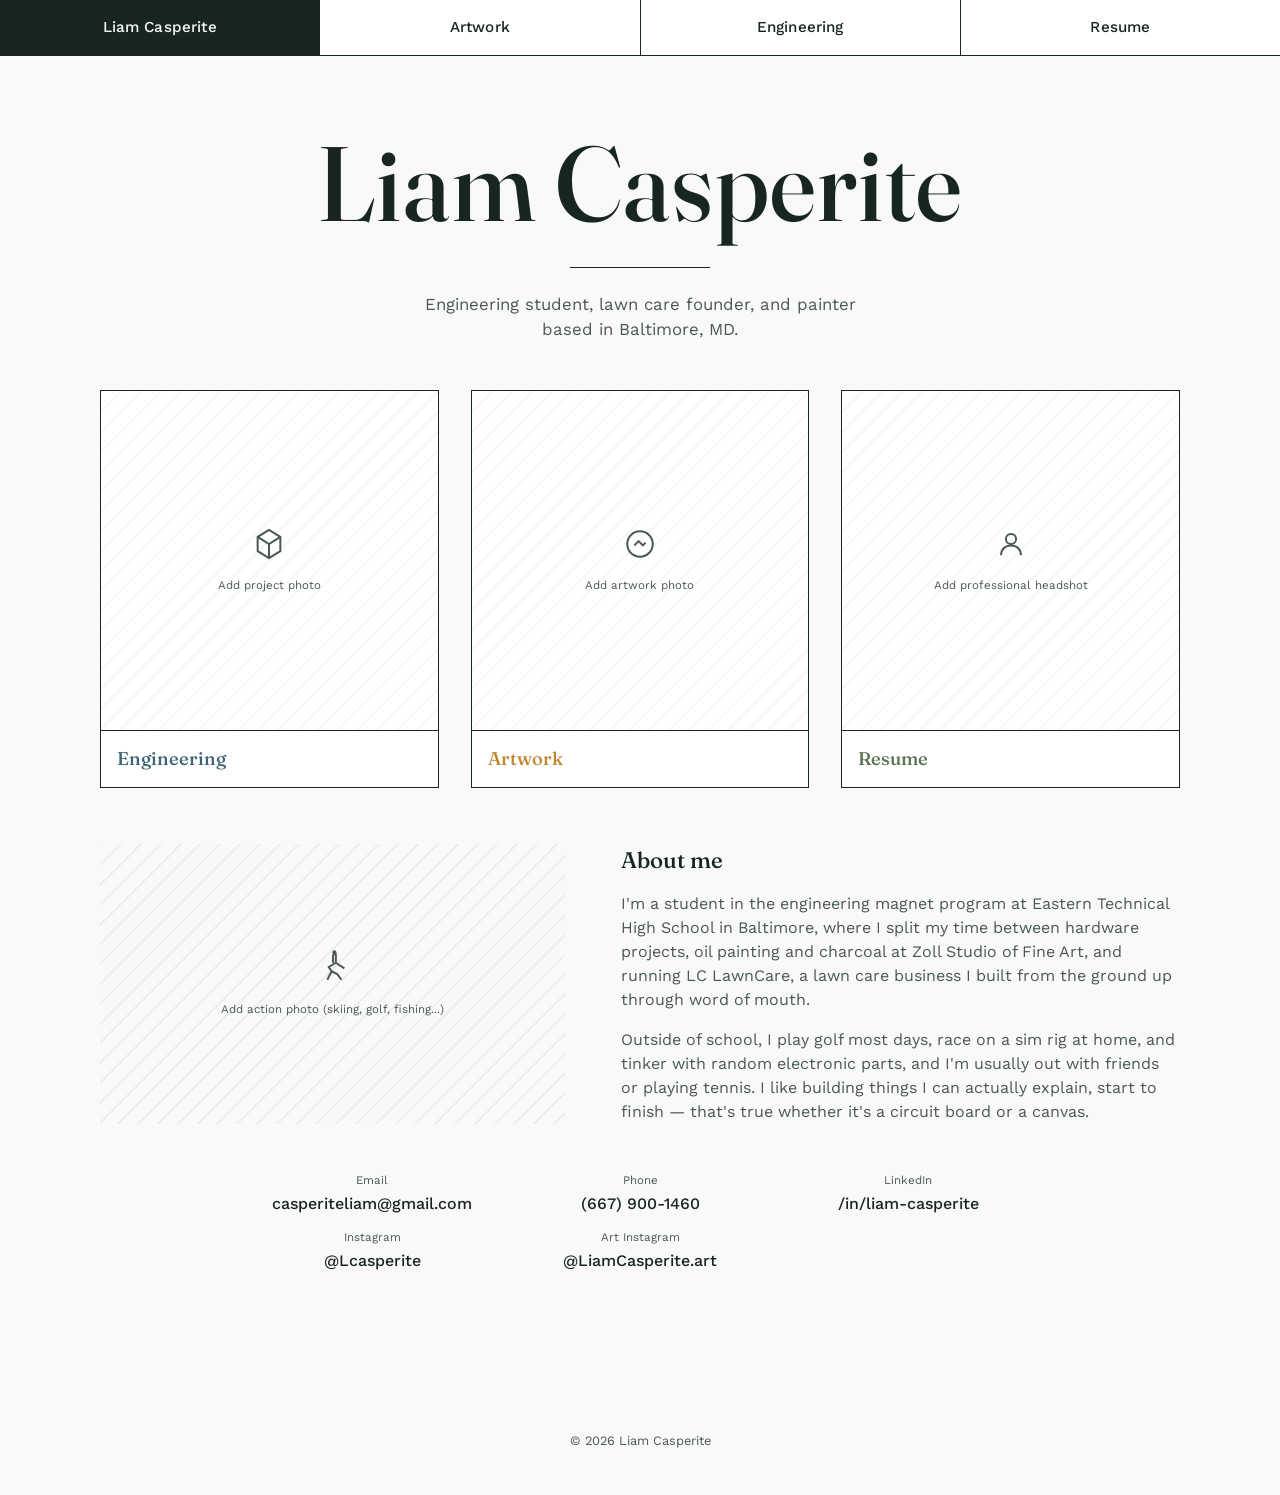
<file: index.html>
<!DOCTYPE html>
<html lang="en">

<head>
  <meta charset="UTF-8">
  <meta name="viewport" content="width=device-width, initial-scale=1.0">
  <title>Liam Casperite</title>
  <link rel="preconnect" href="https://fonts.googleapis.com">
  <link rel="preconnect" href="https://fonts.gstatic.com" crossorigin>
  <link
    href="https://fonts.googleapis.com/css2?family=Fraunces:ital,opsz,wght@0,9..144,400;0,9..144,500;0,9..144,600;1,9..144,500&family=Work+Sans:wght@400;500;600&display=swap"
    rel="stylesheet">
  <link rel="stylesheet" href="styles.css">
</head>

<body>

  <!-- ===================== TOP NAV ===================== -->
  <nav class="topnav">
    <a href="index.html" class="nav-btn nav-btn--current">Liam Casperite</a>
    <a href="artwork.html" class="nav-btn">Artwork</a>
    <a href="engineering.html" class="nav-btn">Engineering</a>
    <a href="resume.html" class="nav-btn">Resume</a>
  </nav>

  <main>

    <!-- ===================== HERO / NAME ===================== -->
    <header class="hero">
      <h1 class="signature">Liam Casperite</h1>
      <hr class="hero-rule">
      <!-- PLACEHOLDER: swap this line for your own one-sentence pitch -->
      <p class="tagline">Engineering student, lawn care founder, and painter based in Baltimore,&nbsp;MD.</p>
    </header>

    <!-- ===================== PORTFOLIO GRID (3 CARDS) ===================== -->
    <section class="portfolio-grid">

      <a href="engineering.html" class="port-card">
        <div class="port-image">
          <!-- PLACEHOLDER: replace with a real engineering/project photo -->
          <span class="placeholder-icon" aria-hidden="true">
            <svg viewBox="0 0 24 24" width="24" height="24">
              <path d="M12 2 L4 7 V17 L12 22 L20 17 V7 Z" fill="none" stroke="currentColor" stroke-width="1.4" />
              <path d="M4 7 L12 12 L20 7 M12 12 V22" fill="none" stroke="currentColor" stroke-width="1.4" />
            </svg>
          </span>
          <span class="placeholder-caption">Add project photo</span>
        </div>
        <div class="port-label">Engineering</div>
      </a>

      <a href="artwork.html" class="port-card">
        <div class="port-image">
          <!-- PLACEHOLDER: replace with a real artwork photo -->
          <span class="placeholder-icon" aria-hidden="true">
            <svg viewBox="0 0 24 24" width="24" height="24">
              <circle cx="12" cy="12" r="9" fill="none" stroke="currentColor" stroke-width="1.4" />
              <path d="M8 13 L11 10 L14 13 L16 11" fill="none" stroke="currentColor" stroke-width="1.4" />
            </svg>
          </span>
          <span class="placeholder-caption">Add artwork photo</span>
        </div>
        <div class="port-label">Artwork</div>
      </a>

      <a href="resume.html" class="port-card">
        <div class="port-image">
          <!-- PLACEHOLDER: replace with your professional headshot -->
          <span class="placeholder-icon" aria-hidden="true">
            <svg viewBox="0 0 24 24" width="24" height="24">
              <circle cx="12" cy="8.5" r="3.6" fill="none" stroke="currentColor" stroke-width="1.4" />
              <path d="M5 20 C5 15.5 8 13 12 13 C16 13 19 15.5 19 20" fill="none" stroke="currentColor"
                stroke-width="1.4" />
            </svg>
          </span>
          <span class="placeholder-caption">Add professional headshot</span>
        </div>
        <div class="port-label">Resume</div>
      </a>

    </section>

    <!-- ===================== PERSONAL ROW (PHOTO + ABOUT) ===================== -->
    <section class="personal-grid">

      <div class="personal-photo">
        <!-- PLACEHOLDER: replace with a photo of you skiing / doing something outdoors -->
        <span class="placeholder-icon" aria-hidden="true">
          <svg viewBox="0 0 24 24" width="24" height="24">
            <path d="M12 3 L14 3 L14 9 M12 3 L12 9" fill="none" stroke="currentColor" stroke-width="1.4" />
            <circle cx="13" cy="1.6" r="1.4" fill="currentColor" />
            <path d="M14 9 L20 13 M14 9 L9 12 L11 15 L8 21 M11 15 L15 17 L18 21" fill="none" stroke="currentColor"
              stroke-width="1.4" />
          </svg>
        </span>
        <span class="placeholder-caption">Add action photo (skiing, golf, fishing...)</span>
      </div>

      <div class="about-card">
        <h2>About me</h2>
        <!-- PLACEHOLDER: draft copy below, edit freely -->
        <p>I'm a student in the engineering magnet program at Eastern Technical High School in Baltimore, where I split
          my time between hardware projects, oil painting and charcoal at Zoll Studio of Fine Art, and running LC
          LawnCare, a lawn care business I built from the ground up through word of mouth.</p>
        <p>Outside of school, I play golf most days, race on a sim rig at home, and tinker with random electronic parts,
          and I'm usually out with friends or playing tennis. I like building things I can actually explain, start to
          finish &mdash; that's true whether it's a circuit board or a canvas.</p>
      </div>

    </section>
    <br>
    <br>
    <!-- ===================== CONTACT / INTRO CARD ===================== -->
    <section class="intro-card">
      <ul class="contact-list">
        <!-- PLACEHOLDER: replace every value below with your real info -->
        <li>
          <span class="contact-label">Email</span>
          <a href="mailto:liam@example.com">casperiteliam@gmail.com</a>
        </li>
        <li>
          <span class="contact-label">Phone</span>
          <a href="tel:+14105550123">(667) 900-1460</a>
        </li>
        <li>
          <span class="contact-label">LinkedIn</span>
          <a href="www.linkedin.com/in/liam-casperite-71b33b29b" target="_blank" rel="noopener">/in/liam-casperite</a>
        </li>
        <li>
          <span class="contact-label">Instagram</span>
          <a href="https://instagram.com/lcasperite" target="_blank" rel="noopener">@Lcasperite</a>
        </li>
        <li>
          <span class="contact-label">Art Instagram</span>
          <a href="https://instagram.com/liamcasperite.art" target="_blank" rel="noopener">@LiamCasperite.art</a>
        </li>
      </ul>
    </section>

  </main>

  <footer class="site-footer">
    <!-- PLACEHOLDER: update year/name as needed -->
    <p>&copy; 2026 Liam Casperite</p>
  </footer>

</body>

</html>
</file>
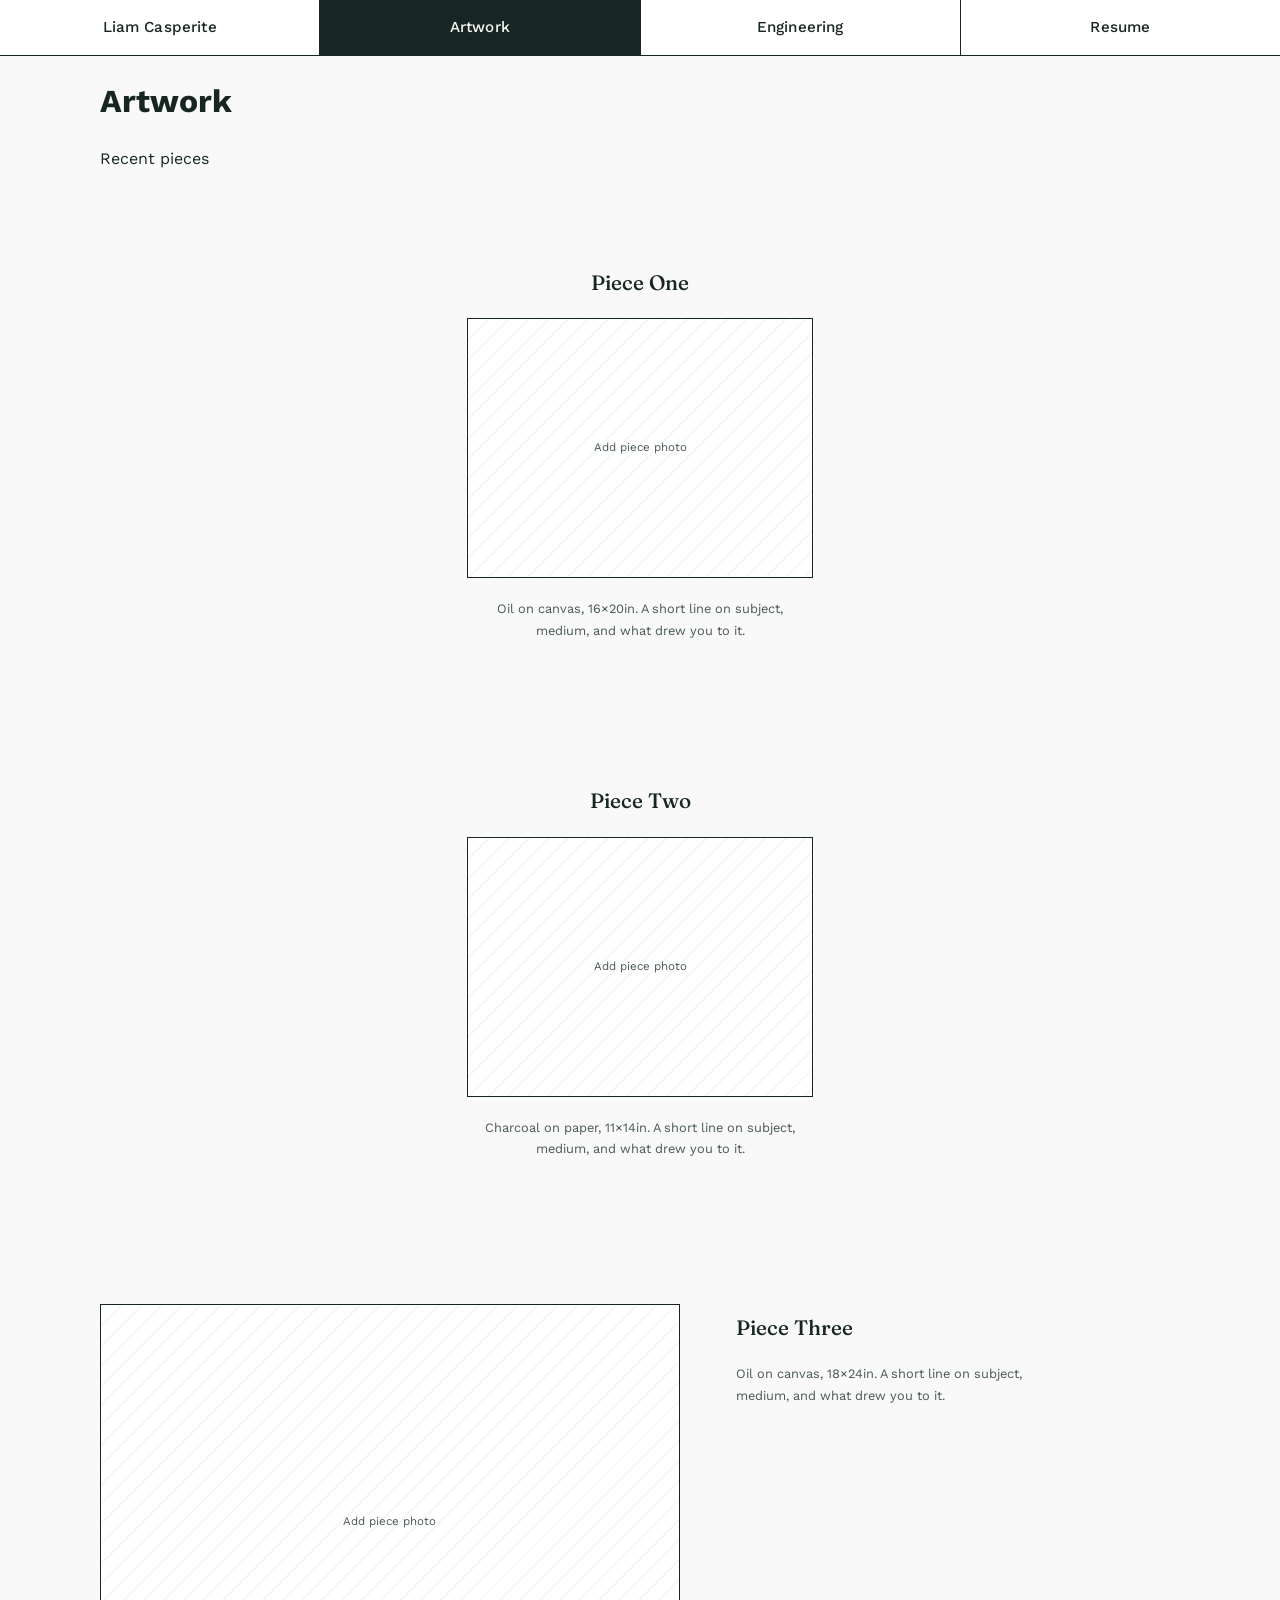
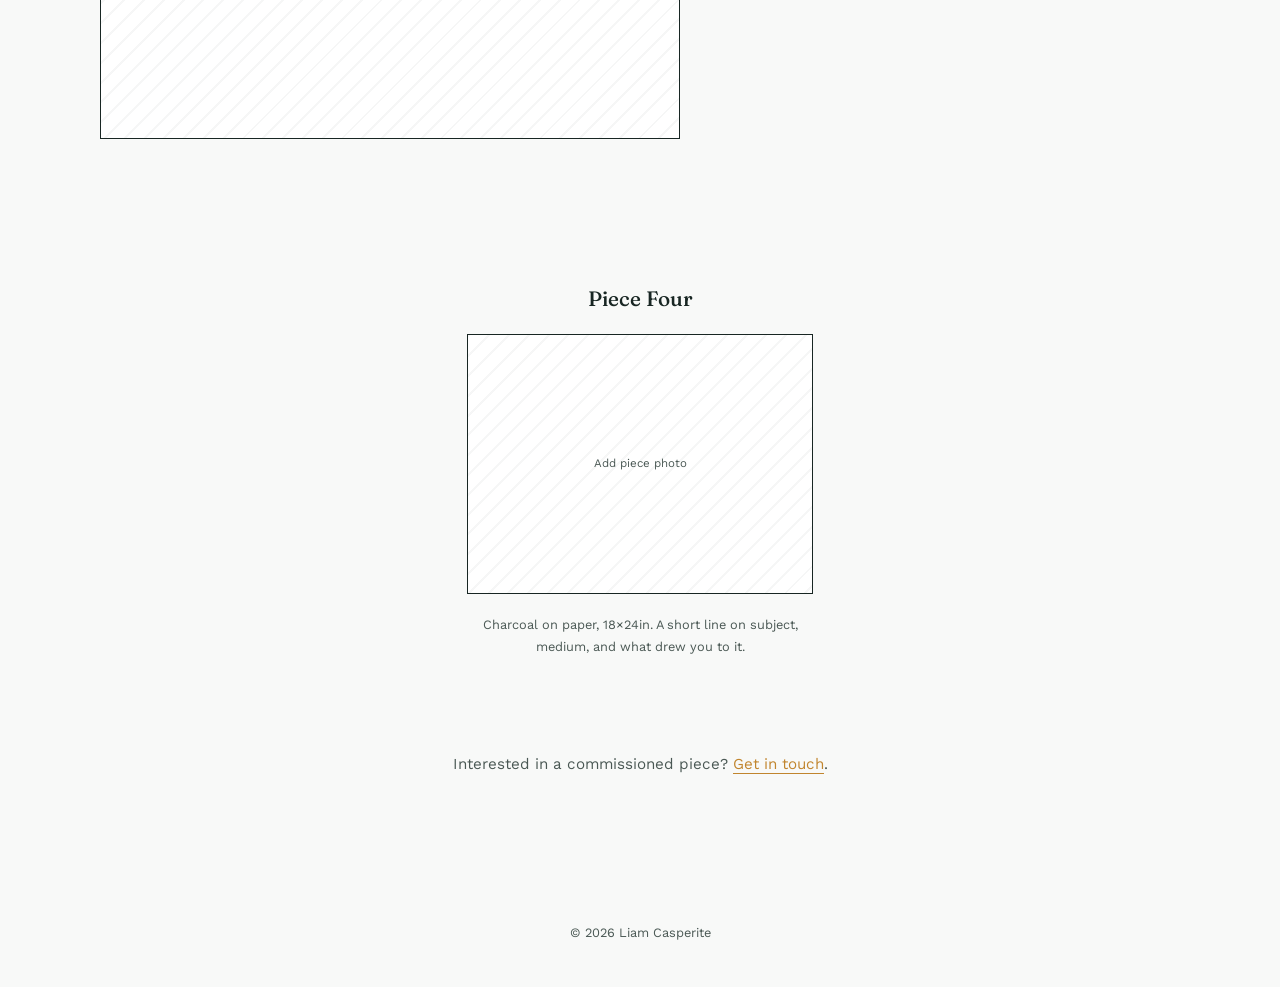
<file: artwork.html>
<!DOCTYPE html>
<html lang="en">
<head>
<meta charset="UTF-8">
<meta name="viewport" content="width=device-width, initial-scale=1.0">
<title>Artwork — Liam Casperite</title>
<link rel="preconnect" href="https://fonts.googleapis.com">
<link rel="preconnect" href="https://fonts.gstatic.com" crossorigin>
<link href="https://fonts.googleapis.com/css2?family=Fraunces:ital,opsz,wght@0,9..144,400;0,9..144,500;0,9..144,600;1,9..144,500&family=Work+Sans:wght@400;500;600&display=swap" rel="stylesheet">
<link rel="stylesheet" href="styles.css">
</head>
<body>

  <!-- ===================== TOP NAV ===================== -->
  <nav class="topnav">
    <a href="index.html" class="nav-btn">Liam Casperite</a>
    <a href="artwork.html" class="nav-btn nav-btn--current">Artwork</a>
    <a href="engineering.html" class="nav-btn">Engineering</a>
    <a href="resume.html" class="nav-btn">Resume</a>
  </nav>

  <main>

    <!-- ===================== GALLERY HEADER ===================== -->
    <header class="gallery-hero">
      <h1>Artwork</h1>
      <!-- PLACEHOLDER: edit subtitle -->
      <p class="gallery-subtitle">Recent pieces</p>
    </header>

    <!-- ===================== GALLERY ===================== -->
    <section class="gallery">

      <!-- Piece 1: title above / image / description below -->
      <article class="piece piece--stacked">
        <!-- PLACEHOLDER: edit title -->
        <h2 class="piece-title">Piece One</h2>
        <div class="piece-image">
          <!-- PLACEHOLDER: replace with a real photo of the piece -->
          <span class="placeholder-caption">Add piece photo</span>
        </div>
        <!-- PLACEHOLDER: edit description -->
        <p class="piece-desc">Oil on canvas, 16&times;20in. A short line on subject, medium, and what drew you to it.</p>
      </article>

      <!-- Piece 2: title above / image / description below -->
      <article class="piece piece--stacked">
        <!-- PLACEHOLDER: edit title -->
        <h2 class="piece-title">Piece Two</h2>
        <div class="piece-image">
          <!-- PLACEHOLDER: replace with a real photo of the piece -->
          <span class="placeholder-caption">Add piece photo</span>
        </div>
        <!-- PLACEHOLDER: edit description -->
        <p class="piece-desc">Charcoal on paper, 11&times;14in. A short line on subject, medium, and what drew you to it.</p>
      </article>

      <!-- Piece 3: image / caption side-by-side -->
      <article class="piece piece--side">
        <div class="piece-image">
          <!-- PLACEHOLDER: replace with a real photo of the piece -->
          <span class="placeholder-caption">Add piece photo</span>
        </div>
        <div class="piece-caption">
          <!-- PLACEHOLDER: edit title -->
          <h2 class="piece-title">Piece Three</h2>
          <!-- PLACEHOLDER: edit description -->
          <p class="piece-desc">Oil on canvas, 18&times;24in. A short line on subject, medium, and what drew you to it.</p>
        </div>
      </article>

      <!-- Piece 4: title above / large image / description below -->
      <article class="piece piece--stacked piece--wide">
        <!-- PLACEHOLDER: edit title -->
        <h2 class="piece-title">Piece Four</h2>
        <div class="piece-image">
          <!-- PLACEHOLDER: replace with a real photo of the piece -->
          <span class="placeholder-caption">Add piece photo</span>
        </div>
        <!-- PLACEHOLDER: edit description -->
        <p class="piece-desc">Charcoal on paper, 18&times;24in. A short line on subject, medium, and what drew you to it.</p>
      </article>

    </section>

    <!-- ===================== COMMISSION NOTE ===================== -->
    <section class="commission-note">
      <!-- PLACEHOLDER: edit this line -->
      <p>Interested in a commissioned piece? <a href="mailto:liam@example.com">Get in touch</a>.</p>
    </section>

  </main>

  <footer class="site-footer">
    <!-- PLACEHOLDER: update year/name as needed -->
    <p>&copy; 2026 Liam Casperite</p>
  </footer>

</body>
</html>
</file>
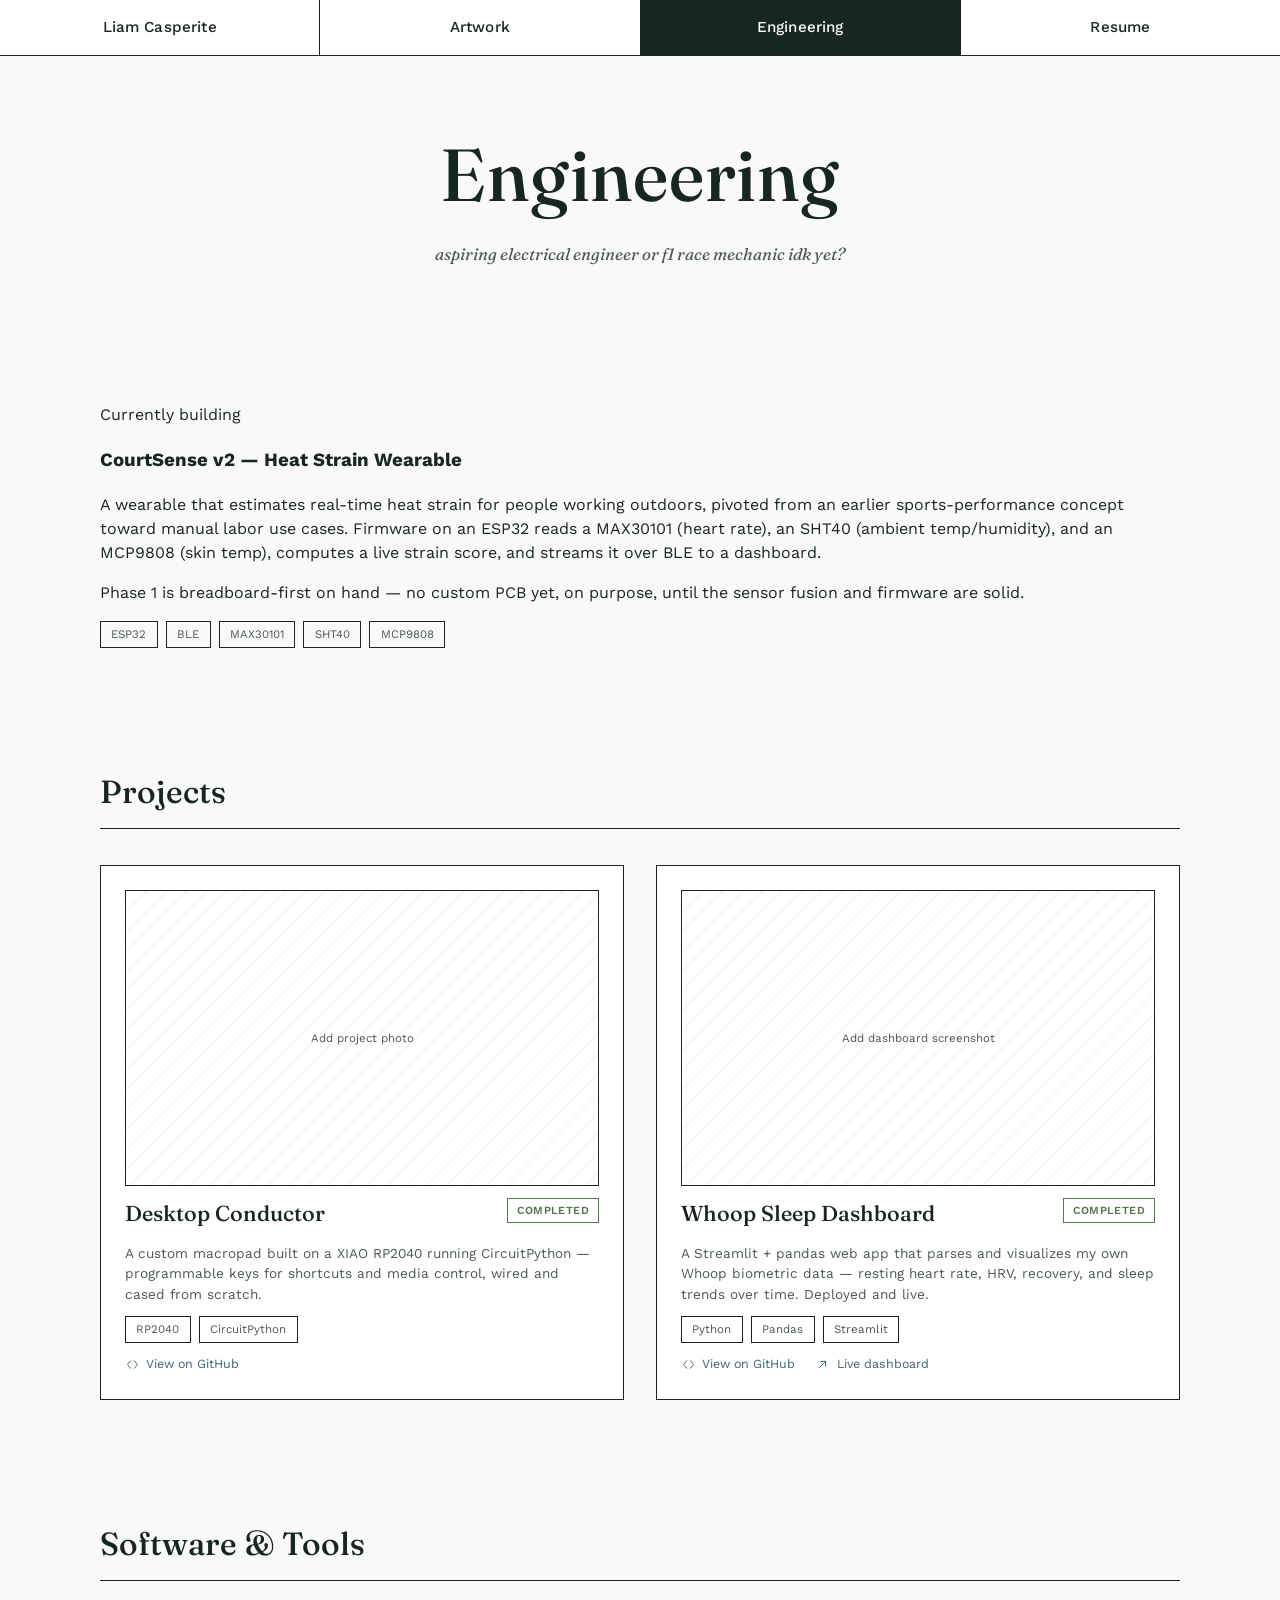
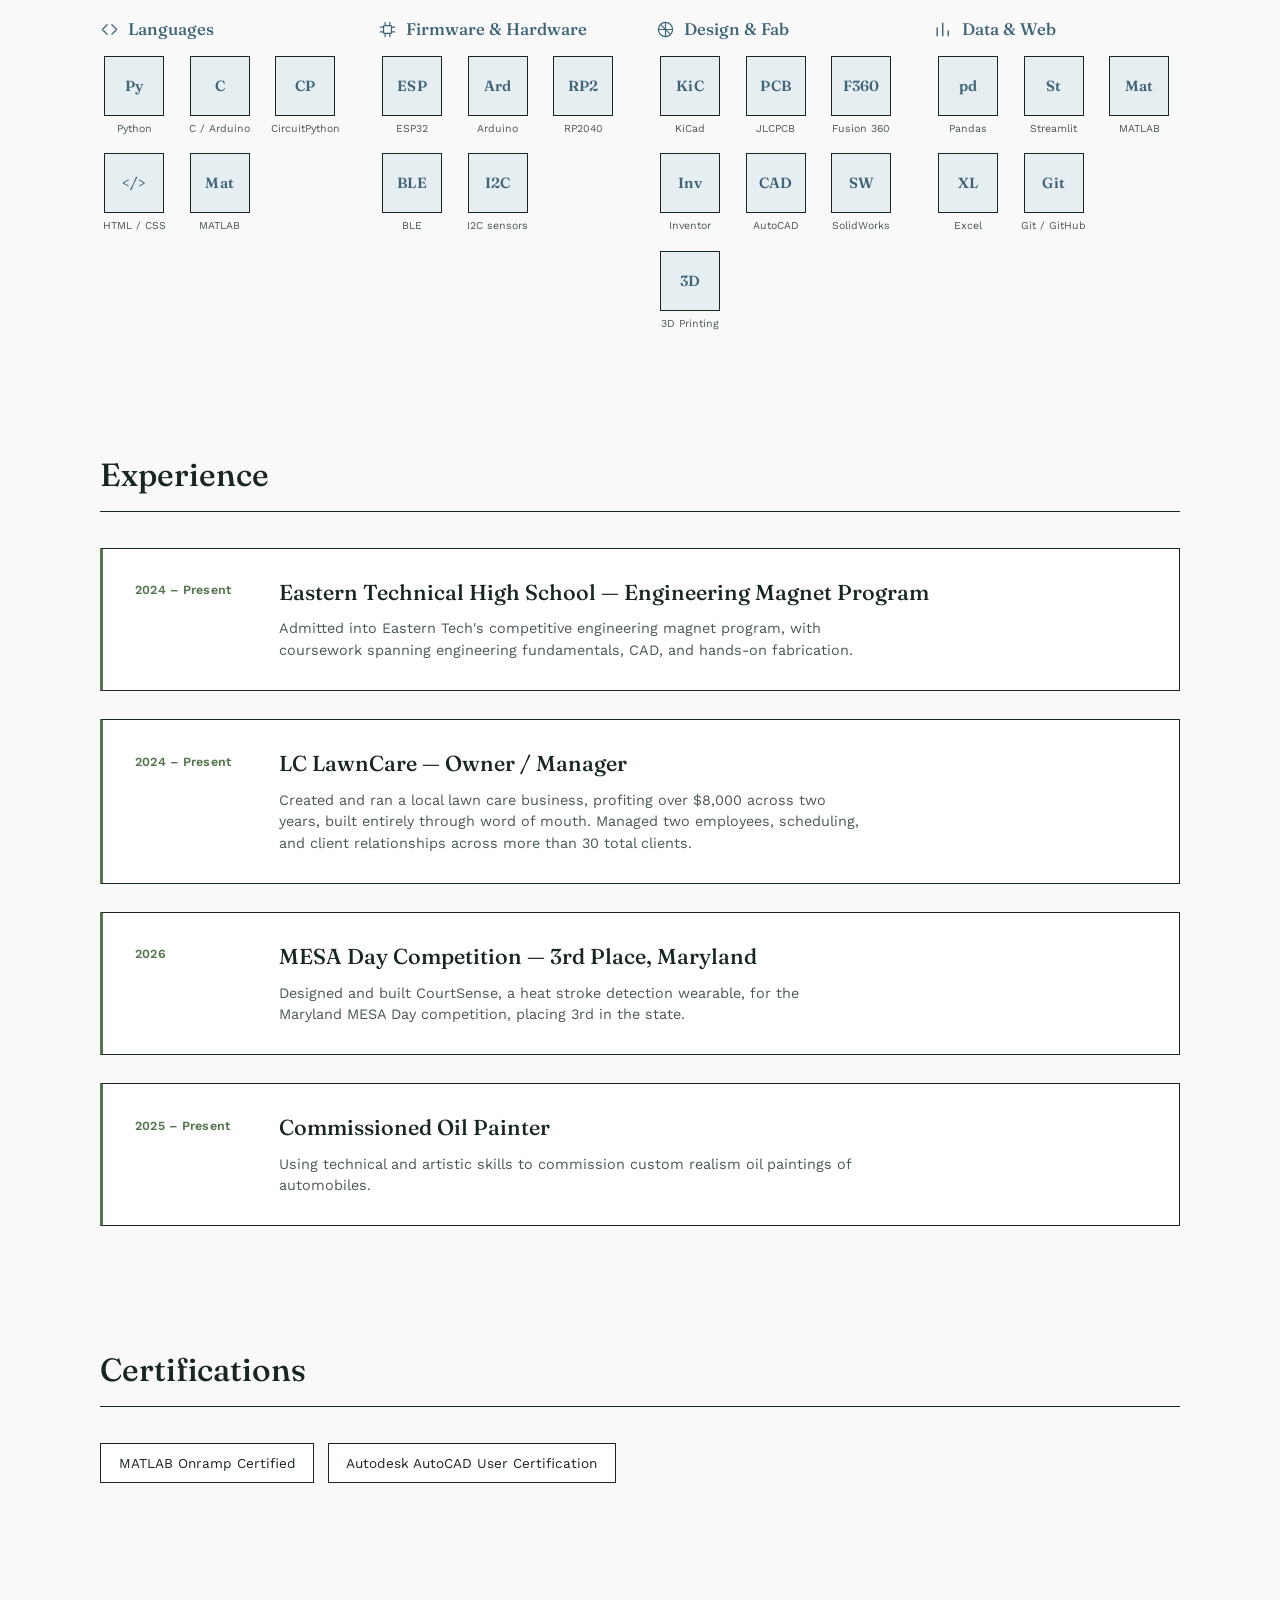
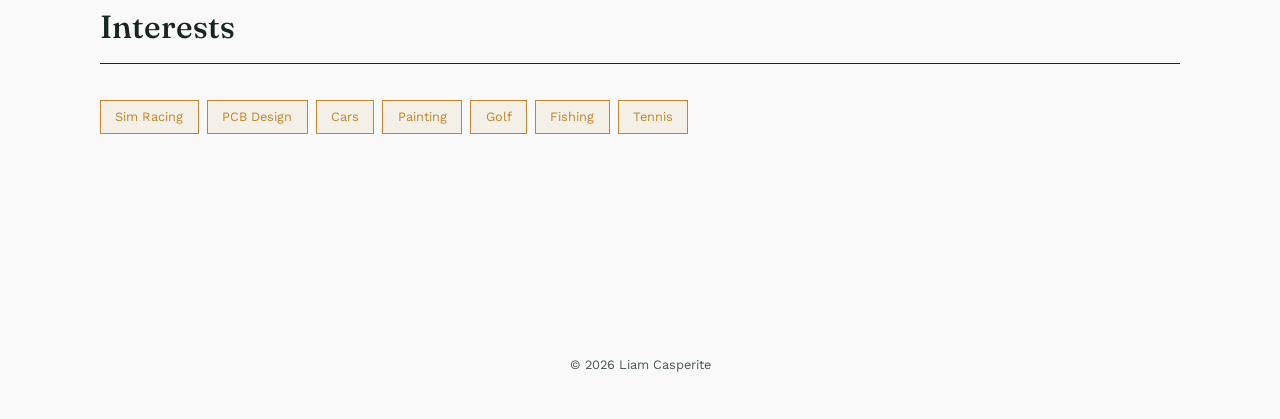
<file: engineering.html>
<!DOCTYPE html>
<html lang="en">

<head>
  <meta charset="UTF-8">
  <meta name="viewport" content="width=device-width, initial-scale=1.0">
  <title>Engineering — Liam Casperite</title>
  <link rel="preconnect" href="https://fonts.googleapis.com">
  <link rel="preconnect" href="https://fonts.gstatic.com" crossorigin>
  <link
    href="https://fonts.googleapis.com/css2?family=Fraunces:ital,opsz,wght@0,9..144,400;0,9..144,500;0,9..144,600;1,9..144,500&family=Work+Sans:wght@400;500;600&display=swap"
    rel="stylesheet">
  <link rel="stylesheet" href="styles.css">
</head>

<body>

  <!-- ===================== TOP NAV ===================== -->
  <nav class="topnav">
    <a href="index.html" class="nav-btn">Liam Casperite</a>
    <a href="artwork.html" class="nav-btn">Artwork</a>
    <a href="engineering.html" class="nav-btn nav-btn--current">Engineering</a>
    <a href="resume.html" class="nav-btn">Resume</a>
  </nav>

  <main>

    <!-- ===================== PAGE HEADER ===================== -->
    <header class="page-hero">
      <h1>Engineering</h1>
      <p class="page-subtitle">aspiring electrical engineer or f1 race mechanic idk yet?</p>
    </header>

    <!-- ===================== CURRENTLY BUILDING ===================== -->
    <section class="eng-section">
      <!-- <div class="building-card">
        <div class="building-image piece-image">
          
          <span class="placeholder-caption">Add build photo</span>
        </div>-->
        <div class="building-content">
          <p class="eyebrow">Currently building</p>
          <h3>CourtSense v2 — Heat Strain Wearable</h3>
          <!-- PLACEHOLDER: edit this description -->
          <p>A wearable that estimates real-time heat strain for people working outdoors, pivoted from an earlier
            sports-performance concept toward manual labor use cases. Firmware on an ESP32 reads a MAX30101 (heart
            rate), an SHT40 (ambient temp/humidity), and an MCP9808 (skin temp), computes a live strain score, and
            streams it over BLE to a dashboard.</p>
          <p>Phase 1 is breadboard-first on hand — no custom PCB yet, on purpose, until the sensor fusion and firmware
            are solid.</p>
          <ul class="chip-list">
            <li class="chip">ESP32</li>
            <li class="chip">BLE</li>
            <li class="chip">MAX30101</li>
            <li class="chip">SHT40</li>
            <li class="chip">MCP9808</li>
          </ul>
          <!-- PLACEHOLDER: add your repo link -->
          <!-- <a class="project-link" href="#">
            <svg viewBox="0 0 24 24" width="24" height="24" aria-hidden="true">
              <path d="M9 18 L4 12 L9 6 M15 6 L20 12 L15 18" fill="none" stroke="currentColor" stroke-width="1.6"
                stroke-linecap="round" stroke-linejoin="round" />
            </svg>
            View repo on GitHub
          </a> -->
        </div>
      </div>
    </section>

    <!-- ===================== PROJECTS ===================== -->
    <section class="eng-section">
      <div class="eng-section-head">
        <h2>Projects</h2>
      </div>
      <div class="projects-grid">

        <div class="project-card">
          <div class="project-image piece-image">
            <!-- PLACEHOLDER: replace with a real photo of the macropad -->
            <span class="placeholder-caption">Add project photo</span>
          </div>
          <div class="project-card-head">
            <h3>Desktop Conductor</h3>
            <span class="status-tag status-tag--done">Completed</span>
          </div>
          <!-- PLACEHOLDER: edit description -->
          <p>A custom macropad built on a XIAO RP2040 running CircuitPython — programmable keys for shortcuts and media
            control, wired and cased from scratch.</p>
          <ul class="chip-list">
            <li class="chip">RP2040</li>
            <li class="chip">CircuitPython</li>
          </ul>
          <!-- PLACEHOLDER: add your repo link -->
          <a class="project-link" href="https://github.com/LiamCasperite/Desktop-Conductor">
            <svg viewBox="0 0 24 24" width="24" height="24" aria-hidden="true">
              <path d="M9 18 L4 12 L9 6 M15 6 L20 12 L15 18" fill="none" stroke="currentColor" stroke-width="1.6"
                stroke-linecap="round" stroke-linejoin="round" />
            </svg>
            View on GitHub
          </a>
        </div>

        <div class="project-card">
          <div class="project-image piece-image">
            <!-- PLACEHOLDER: replace with a screenshot of the dashboard -->
            <span class="placeholder-caption">Add dashboard screenshot</span>
          </div>
          <div class="project-card-head">
            <h3>Whoop Sleep Dashboard</h3>
            <span class="status-tag status-tag--done">Completed</span>
          </div>
          <!-- PLACEHOLDER: edit description -->
          <p>A Streamlit + pandas web app that parses and visualizes my own Whoop biometric data — resting heart rate,
            HRV, recovery, and sleep trends over time. Deployed and live.</p>
          <ul class="chip-list">
            <li class="chip">Python</li>
            <li class="chip">Pandas</li>
            <li class="chip">Streamlit</li>
          </ul>
          <div class="project-links">
            <!-- PLACEHOLDER: add your repo link -->
            <a class="project-link" href="https://github.com/LiamCasperite/whoop-sleep-dashboard">
              <svg viewBox="0 0 24 24" width="24" height="24" aria-hidden="true">
                <path d="M9 18 L4 12 L9 6 M15 6 L20 12 L15 18" fill="none" stroke="currentColor" stroke-width="1.6"
                  stroke-linecap="round" stroke-linejoin="round" />
              </svg>
              View on GitHub
            </a>
            <!-- PLACEHOLDER: add your deployed link -->
            <a class="project-link" href="https://whoop-sleep-dashboard.streamlit.app/">
              <svg viewBox="0 0 24 24" width="24" height="24" aria-hidden="true">
                <path d="M7 17 L17 7 M9 7 H17 V15" fill="none" stroke="currentColor" stroke-width="1.6"
                  stroke-linecap="round" stroke-linejoin="round" />
              </svg>
              Live dashboard
            </a>
          </div>
        </div>

      </div>
    </section>

    <!-- ===================== SOFTWARE & TOOLS ===================== -->
    <section class="eng-section">
      <div class="eng-section-head">
        <h2>Software &amp; Tools</h2>
      </div>
      <div class="software-grid">
        <div class="software-category">
          <h3>
            <svg viewBox="0 0 24 24" width="24" height="24" aria-hidden="true">
              <path d="M9 6 L3 12 L9 18 M15 6 L21 12 L15 18" fill="none" stroke="currentColor" stroke-width="1.5"
                stroke-linecap="round" stroke-linejoin="round" />
            </svg>
            Languages
          </h3>
          <div class="tool-row">
            <div class="tool-badge"><span class="tool-mark">Py</span><span class="tool-name">Python</span></div>
            <div class="tool-badge"><span class="tool-mark">C</span><span class="tool-name">C / Arduino</span></div>
            <div class="tool-badge"><span class="tool-mark">CP</span><span class="tool-name">CircuitPython</span></div>
            <div class="tool-badge"><span class="tool-mark">&lt;/&gt;</span><span class="tool-name">HTML / CSS</span>
            </div>
            <div class="tool-badge"><span class="tool-mark">Mat</span><span class="tool-name">MATLAB</span></div>
          </div>
        </div>
        <div class="software-category">
          <h3>
            <svg viewBox="0 0 24 24" width="24" height="24" aria-hidden="true">
              <rect x="7" y="7" width="10" height="10" rx="1" fill="none" stroke="currentColor" stroke-width="1.5" />
              <path d="M9 3 V7 M15 3 V7 M9 17 V21 M15 17 V21 M3 9 H7 M3 15 H7 M17 9 H21 M17 15 H21"
                stroke="currentColor" stroke-width="1.5" stroke-linecap="round" />
            </svg>
            Firmware &amp; Hardware
          </h3>
          <div class="tool-row">
            <div class="tool-badge"><span class="tool-mark">ESP</span><span class="tool-name">ESP32</span></div>
            <div class="tool-badge"><span class="tool-mark">Ard</span><span class="tool-name">Arduino</span></div>
            <div class="tool-badge"><span class="tool-mark">RP2</span><span class="tool-name">RP2040</span></div>
            <div class="tool-badge"><span class="tool-mark">BLE</span><span class="tool-name">BLE</span></div>
            <div class="tool-badge"><span class="tool-mark">I2C</span><span class="tool-name">I2C sensors</span></div>
          </div>
        </div>
        <div class="software-category">
          <h3>
            <svg viewBox="0 0 24 24" width="24" height="24" aria-hidden="true">
              <circle cx="12" cy="12" r="9" fill="none" stroke="currentColor" stroke-width="1.5" />
              <path d="M12 3 V21 M3 12 H21" stroke="currentColor" stroke-width="1.5" />
              <path d="M6.5 6.5 L17.5 17.5" stroke="currentColor" stroke-width="1.5" />
            </svg>
            Design &amp; Fab
          </h3>
          <div class="tool-row">
            <div class="tool-badge"><span class="tool-mark">KiC</span><span class="tool-name">KiCad</span></div>
            <div class="tool-badge"><span class="tool-mark">PCB</span><span class="tool-name">JLCPCB</span></div>
            <div class="tool-badge"><span class="tool-mark">F360</span><span class="tool-name">Fusion 360</span></div>
            <div class="tool-badge"><span class="tool-mark">Inv</span><span class="tool-name">Inventor</span></div>
            <div class="tool-badge"><span class="tool-mark">CAD</span><span class="tool-name">AutoCAD</span></div>
            <div class="tool-badge"><span class="tool-mark">SW</span><span class="tool-name">SolidWorks</span></div>
            <div class="tool-badge"><span class="tool-mark">3D</span><span class="tool-name">3D Printing</span></div>
          </div>
        </div>
        <div class="software-category">
          <h3>
            <svg viewBox="0 0 24 24" width="24" height="24" aria-hidden="true">
              <path d="M4 20 V10 M11 20 V4 M18 20 V14" stroke="currentColor" stroke-width="1.8"
                stroke-linecap="round" />
            </svg>
            Data &amp; Web
          </h3>
          <div class="tool-row">
            <div class="tool-badge"><span class="tool-mark">pd</span><span class="tool-name">Pandas</span></div>
            <div class="tool-badge"><span class="tool-mark">St</span><span class="tool-name">Streamlit</span></div>
            <div class="tool-badge"><span class="tool-mark">Mat</span><span class="tool-name">MATLAB</span></div>
            <div class="tool-badge"><span class="tool-mark">XL</span><span class="tool-name">Excel</span></div>
            <div class="tool-badge"><span class="tool-mark">Git</span><span class="tool-name">Git / GitHub</span></div>
          </div>
        </div>
      </div>
    </section>

    <!-- ===================== EXPERIENCE ===================== -->
    <section class="eng-section">
      <div class="eng-section-head">
        <h2>Experience</h2>
      </div>

      <div class="experience-entry">
        <!-- PLACEHOLDER: confirm actual start year -->
        <div class="experience-date-col">2024 &ndash; Present</div>
        <div class="experience-content">
          <h3>Eastern Technical High School — Engineering Magnet Program</h3>
          <!-- PLACEHOLDER: edit description -->
          <p>Admitted into Eastern Tech's competitive engineering magnet program, with coursework spanning engineering
            fundamentals, CAD, and hands-on fabrication.</p>
        </div>
      </div>

      <div class="experience-entry">
        <!-- PLACEHOLDER: add actual start date -->
        <div class="experience-date-col">2024 &ndash; Present</div>
        <div class="experience-content">
          <h3>LC LawnCare — Owner / Manager</h3>
          <p>Created and ran a local lawn care business, profiting over $8,000 across two years, built entirely through
            word of mouth. Managed two employees, scheduling, and client relationships across more than 30 total
            clients.</p>
        </div>
      </div>

      <div class="experience-entry">
        <div class="experience-date-col">2026</div>
        <div class="experience-content">
          <h3>MESA Day Competition — 3rd Place, Maryland</h3>
          <p>Designed and built CourtSense, a heat stroke detection wearable, for the Maryland MESA Day competition,
            placing 3rd in the state.</p>
        </div>
      </div>

      <div class="experience-entry">
        <div class="experience-date-col">2025 &ndash; Present</div>
        <div class="experience-content">
          <h3>Commissioned Oil Painter</h3>
          <p>Using technical and artistic skills to commission custom realism oil paintings of automobiles.</p>
        </div>
      </div>

    </section>

    <!-- ===================== CERTIFICATIONS ===================== -->
    <section class="eng-section">
      <div class="eng-section-head">
        <h2>Certifications</h2>
      </div>
      <ul class="cert-list">
        <li>MATLAB Onramp Certified</li>
        <li>Autodesk AutoCAD User Certification</li>
      </ul>
    </section>

    <!-- ===================== INTERESTS ===================== -->
    <section class="eng-section">
      <div class="eng-section-head">
        <h2>Interests</h2>
      </div>
      <ul class="chip-list chip-list--ochre">
        <li class="chip">Sim Racing</li>
        <li class="chip">PCB Design</li>
        <li class="chip">Cars</li>
        <li class="chip">Painting</li>
        <li class="chip">Golf</li>
        <li class="chip">Fishing</li>
        <li class="chip">Tennis</li>
      </ul>
    </section>

  </main>

  <footer class="site-footer">
    <!-- PLACEHOLDER: update year/name as needed -->
    <p>&copy; 2026 Liam Casperite</p>
  </footer>

</body>

</html>
</file>
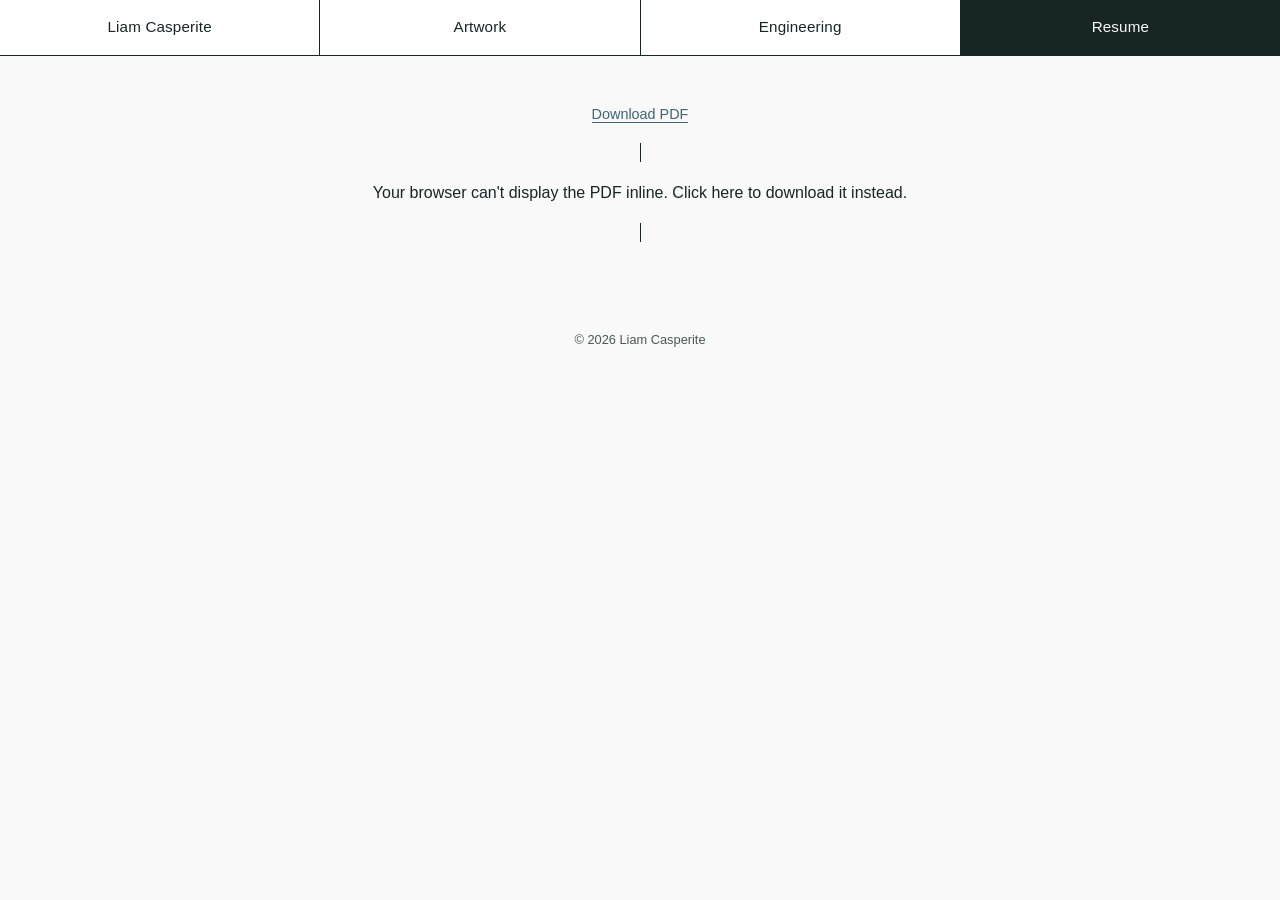
<file: resume.html>
<!DOCTYPE html>
<html lang="en">

<head>
  <meta charset="UTF-8">
  <meta name="viewport" content="width=device-width, initial-scale=`.0">
  <title>Resume — Liam Casperite</title>
  <link rel="stylesheet" href="styles.css">
</head>

<body>

  <!-- ===================== TOP NAV ===================== -->
  <nav class="topnav">
    <a href="index.html" class="nav-btn">Liam Casperite</a>
    <a href="artwork.html" class="nav-btn">Artwork</a>
    <a href="engineering.html" class="nav-btn">Engineering</a>
    <a href="resume.html" class="nav-btn nav-btn--current">Resume</a>
  </nav>

  <!-- ===================== PLAIN PDF EMBED ===================== -->
  <!-- Intentionally simple — no site styling/fonts here on purpose, -->
  <!-- so this page prints cleanly and reads like an actual resume, not a webpage. -->
  <div class="resume-embed-wrap">
    <p class="resume-download-line"><a href="resume.pdf" download class="resume-download-btn">Download PDF</a></p>
    <object data="resume.pdf" type="application/pdf" class="resume-embed">
      <p>Your browser can't display the PDF inline. <a href="resume.pdf">Click here to download it instead.</a></p>
    </object>
  </div>

  <footer class="site-footer">
    <p>&copy; 2026 Liam Casperite</p>
  </footer>

</body>
</html>
</file>
<file: styles.css>
/* =========================================================
   Liam Casperite — site styles
   Palette: sage paper / ink-green / steel blue / ochre / moss
   Type: Fraunces (identity) + Work Sans (utility)
   ========================================================= */

:root {
  --paper: #F8F9F8;
  --paper-raised: #FFFFFF;
  --ink: #182623;
  --ink-soft: #4A5854;
  --steel: #3E6478;
  --ochre: #C1852E;
  --moss: #56744F;
  --steel-tint: #E7EEF1;
  --line: #182623;

  --font-display: 'Fraunces', Georgia, serif;
  --font-body: 'Work Sans', -apple-system, BlinkMacSystemFont, sans-serif;

  --gap: 3.5rem;
  --border-w: 1.5px;
}

* {
  box-sizing: border-box;
}

html {
  scroll-behavior: smooth;
}

body {
  margin: 0;
  background: var(--paper);
  color: var(--ink);
  font-family: var(--font-body);
  line-height: 1.5;
}

a {
  color: inherit;
  text-decoration: none;
}

a:focus-visible,
button:focus-visible {
  outline: 2px solid var(--steel);
  outline-offset: 3px;
}

main {
  max-width: 1160px;
  margin: 0 auto;
  padding: 0 1.5rem 3rem;
}

@media (min-width: 900px) {
  main {
    padding: 0 2.5rem 4rem;
  }
}

/* ===================== TOP NAV ===================== */

.topnav {
  display: flex;
  border-bottom: var(--border-w) solid var(--line);
  background: var(--paper-raised);
  position: sticky;
  top: 0;
  z-index: 10;
}

.nav-btn {
  flex: 1;
  text-align: center;
  padding: 1rem 0.5rem;
  font-family: var(--font-body);
  font-size: 0.95rem;
  font-weight: 500;
  letter-spacing: 0.01em;
  border-right: var(--border-w) solid var(--line);
  transition: background-color 0.15s ease, color 0.15s ease;
}

.nav-btn:last-child {
  border-right: none;
}

.nav-btn:hover {
  background: var(--ink);
  color: var(--paper);
}

.nav-btn--current {
  background: var(--ink);
  color: var(--paper);
}

/* ===================== HERO ===================== */

.hero {
  text-align: center;
  padding: 4.5rem 0 3rem;
}

.signature {
  margin: 0;
  font-family: var(--font-display);
  font-weight: 500;
  font-size: clamp(3.6rem, 11vw, 6.6rem);
  letter-spacing: 0.015em;
  line-height: 1.05;
}

.hero-rule {
  width: 140px;
  height: 0;
  margin: 1.75rem auto 0;
  border: none;
  border-top: var(--border-w) solid var(--line);
}

.hero .tagline {
  margin: 1.5rem auto 0;
  font-size: 1.05rem;
  color: var(--ink-soft);
  max-width: 46ch;
  text-align: center;
}

/* ===================== INTRO / CONTACT CARD ===================== */

.intro-card {
  padding: 0;
  margin-bottom: var(--gap);
  text-align: center;
}

.contact-list {
  list-style: none;
  margin: 0;
  padding: 0;
  display: grid;
  grid-template-columns: repeat(auto-fit, minmax(180px, 1fr));
  gap: 0.75rem 1.5rem;
  max-width: 780px;
  margin: 0 auto;
  justify-content: center;
}

.contact-list li {
  display: flex;
  flex-direction: column;
  align-items: center;
  gap: 0.15rem;
}

.contact-label {
  font-size: 0.72rem;
  color: var(--ink-soft);
}

.contact-list a {
  font-weight: 500;
  border-bottom: 1px solid transparent;
}

.contact-list a:hover {
  border-bottom-color: var(--steel);
  color: var(--steel);
}

/* ===================== PORTFOLIO GRID ===================== */

.portfolio-grid {
  display: grid;
  grid-template-columns: repeat(3, 1fr);
  gap: 2rem;
  margin-bottom: var(--gap);
}

.port-card {
  display: flex;
  flex-direction: column;
  border: var(--border-w) solid var(--line);
  background: var(--paper-raised);
  overflow: hidden;
  transition: transform 0.15s ease, box-shadow 0.15s ease;
}

.port-card:hover {
  transform: translateY(-3px);
}

.port-image {
  flex: 1;
  min-height: 340px;
  display: flex;
  flex-direction: column;
  align-items: center;
  justify-content: center;
  gap: 0.6rem;
  background:
    repeating-linear-gradient(135deg, rgba(24, 38, 35, 0.04) 0 2px, transparent 2px 14px);
  color: var(--ink-soft);
  border-bottom: var(--border-w) solid var(--line);
}

.placeholder-icon svg {
  width: 34px;
  height: 34px;
}

.placeholder-caption {
  font-size: 0.72rem;
  text-align: center;
  padding: 0 1rem;
  color: var(--ink-soft);
}

.port-label {
  padding: 0.9rem 1rem;
  font-family: var(--font-display);
  font-size: 1.15rem;
  font-weight: 500;
}

/* Rotate accent color per card without templated sameness */
.port-card:nth-child(1) .port-label {
  color: var(--steel);
}

.port-card:nth-child(2) .port-label {
  color: var(--ochre);
}

.port-card:nth-child(3) .port-label {
  color: var(--moss);
}

/* ===================== PERSONAL ROW ===================== */

.personal-grid {
  display: grid;
  grid-template-columns: 1fr 1.2fr;
  gap: var(--gap);
}

.personal-photo {
  min-height: 260px;
  display: flex;
  flex-direction: column;
  align-items: center;
  justify-content: center;
  gap: 0.6rem;
  color: var(--ink-soft);
  background-image: repeating-linear-gradient(135deg, rgba(24, 38, 35, 0.05) 0 2px, transparent 2px 14px);
}

.about-card {
  padding: 0;
}

.about-card h2 {
  font-family: var(--font-display);
  font-weight: 500;
  font-size: 1.4rem;
  margin: 0 0 0.9rem;
}

.about-card p {
  margin: 0 0 1rem;
  color: var(--ink-soft);
  max-width: 62ch;
}

.about-card p:last-child {
  margin-bottom: 0;
}

/* ===================== ARTWORK GALLERY ===================== */

.page-hero {
  text-align: center;
  padding: 4rem 0 1rem;
}

.page-hero h1 {
  margin: 0;
  font-family: var(--font-display);
  font-weight: 500;
  font-size: clamp(3rem, 7vw, 4.6rem);
  letter-spacing: 0.01em;
}

.page-subtitle {
  margin: 0.75rem 0 0;
  font-family: var(--font-display);
  font-style: italic;
  font-size: 1.05rem;
  color: var(--ink-soft);
}

.gallery {
  display: flex;
  flex-direction: column;
  gap: 9rem;
  padding: 5rem 0;
}

.piece-title {
  font-family: var(--font-display);
  font-weight: 500;
  font-size: 1.3rem;
  margin: 0 0 1.25rem;
}

.piece-desc {
  font-size: 0.8rem;
  line-height: 1.7;
  color: var(--ink-soft);
  max-width: 40ch;
  margin: 1.25rem 0 0;
}

.piece-image {
  aspect-ratio: 4 / 3;
  min-height: 260px;
  border: var(--border-w) solid var(--line);
  background: var(--paper-raised);
  display: flex;
  align-items: center;
  justify-content: center;
  background-image: repeating-linear-gradient(135deg, rgba(24, 38, 35, 0.04) 0 2px, transparent 2px 14px);
}

/* Stacked layout: title above, image, description below */
.piece--stacked {
  max-width: 560px;
  margin: 0 auto;
  text-align: center;
}

.piece--stacked .piece-desc {
  margin-left: auto;
  margin-right: auto;
}

.piece--stacked .piece-image {
  width: 100%;
}

/* The fourth, "finale" piece runs wider and centered */
.piece--wide {
  max-width: 760px;
  margin: 0 auto;
  text-align: center;
}

.piece--wide .piece-desc {
  margin-left: auto;
  margin-right: auto;
}

/* Side-by-side layout: image and caption sit level with each other */
.piece--side {
  display: flex;
  align-items: flex-start;
  gap: 3.5rem;
}

.piece--side .piece-image {
  flex: 1.3;
}

.piece--side .piece-caption {
  flex: 1;
  padding-top: 0.5rem;
}

/* ===================== COMMISSION NOTE ===================== */

.commission-note {
  text-align: center;
  padding-bottom: 2rem;
  font-size: 0.95rem;
  color: var(--ink-soft);
}

.commission-note a {
  color: var(--ochre);
  border-bottom: 1px solid var(--ochre);
}

.piece-image img,
.port-image img,
.personal-photo img {
  width: 100%;
  height: 100%;
  object-fit: cover;
  display: block;
}

/* ===================== ENGINEERING PAGE ===================== */

.eng-section {
  margin: 7.5rem 0;
}

.eng-section-head {
  display: flex;
  align-items: baseline;
  justify-content: space-between;
  gap: 1rem;
  margin-bottom: 2.25rem;
  border-bottom: var(--border-w) solid var(--line);
  padding-bottom: 0.75rem;
}

.eng-section-head h2 {
  font-family: var(--font-display);
  font-weight: 500;
  font-size: 2rem;
  margin: 0;
}

.eng-section-note {
  font-size: 0.8rem;
  color: var(--ink-soft);
  margin: 0;
}

/* Status tags */
.status-tag {
  display: inline-block;
  font-size: 0.68rem;
  font-weight: 600;
  letter-spacing: 0.04em;
  text-transform: uppercase;
  padding: 0.2rem 0.55rem;
  border: 1px solid currentColor;
}

.status-tag--progress {
  color: var(--steel);
}

.status-tag--done {
  color: var(--moss);
}

/* Currently building callout */
.building-card {
  display: flex;
  gap: 2.5rem;
  align-items: flex-start;
  border-left: 3px solid var(--steel);
  padding: 0.25rem 0 0.25rem 1.75rem;
}

.building-image {
  flex: 1;
  max-width: 300px;
  color: var(--ink-soft);
}

.building-content {
  flex: 1.5;
}

.building-card .eyebrow {
  font-size: 0.72rem;
  letter-spacing: 0.06em;
  text-transform: uppercase;
  color: var(--steel);
  margin: 0 0 0.5rem;
}

.building-card h3 {
  font-family: var(--font-display);
  font-weight: 500;
  font-size: 1.75rem;
  margin: 0 0 0.75rem;
}

.building-card p {
  color: var(--ink-soft);
  max-width: 60ch;
  margin: 0 0 1rem;
}

.building-card .chip-list {
  margin-bottom: 1rem;
}

/* Projects grid */
.projects-grid {
  display: grid;
  grid-template-columns: repeat(auto-fit, minmax(300px, 1fr));
  gap: 2rem;
}

.project-card {
  border: var(--border-w) solid var(--line);
  background: var(--paper-raised);
  padding: 1.5rem;
  display: flex;
  flex-direction: column;
  gap: 0.75rem;
}

.project-card-head {
  display: flex;
  align-items: flex-start;
  justify-content: space-between;
  gap: 0.75rem;
}

.project-card h3 {
  font-family: var(--font-display);
  font-weight: 500;
  font-size: 1.35rem;
  margin: 0;
}

.project-card p {
  font-size: 0.85rem;
  color: var(--ink-soft);
  margin: 0;
  flex: 1;
}

.project-image {
  color: var(--ink-soft);
  aspect-ratio: 16 / 10;
}

.project-link,
.project-links a {
  display: inline-flex;
  align-items: center;
  gap: 0.4rem;
  font-size: 0.78rem;
  color: var(--steel);
  width: fit-content;
  border-bottom: 1px solid transparent;
}

.project-link svg,
.project-links a svg {
  width: 15px;
  height: 15px;
  flex-shrink: 0;
}

.project-link:hover,
.project-links a:hover {
  border-bottom-color: var(--steel);
}

.project-links {
  display: flex;
  flex-wrap: wrap;
  gap: 1.25rem;
}

/* Chips (tools used, interests) */
.chip-list {
  list-style: none;
  display: flex;
  flex-wrap: wrap;
  gap: 0.5rem;
  margin: 0;
  padding: 0;
}

.chip {
  font-size: 0.72rem;
  color: var(--ink-soft);
  border: 1px solid var(--line);
  padding: 0.25rem 0.65rem;
}

.chip-list--ochre .chip {
  color: var(--ochre);
  border-color: var(--ochre);
  background: rgba(193, 133, 46, 0.08);
  font-size: 0.8rem;
  padding: 0.4rem 0.9rem;
}

/* Software & tools categories */
.software-grid {
  display: grid;
  grid-template-columns: repeat(auto-fit, minmax(200px, 1fr));
  gap: 2rem;
}

.software-category h3 {
  font-family: var(--font-display);
  font-weight: 500;
  font-size: 1.05rem;
  margin: 0 0 0.85rem;
  color: var(--steel);
  display: flex;
  align-items: center;
  gap: 0.55rem;
}

.software-category h3 svg {
  width: 19px;
  height: 19px;
  flex-shrink: 0;
}

/* Tool badges — square monogram badges, like part labels on a board */
.tool-row {
  display: flex;
  flex-wrap: wrap;
  gap: 1.1rem;
}

.tool-badge {
  display: flex;
  flex-direction: column;
  align-items: center;
  gap: 0.45rem;
  width: 68px;
}

.tool-mark {
  width: 60px;
  height: 60px;
  display: flex;
  align-items: center;
  justify-content: center;
  border: var(--border-w) solid var(--line);
  background: var(--steel-tint);
  color: var(--steel);
  font-family: var(--font-display);
  font-weight: 600;
  font-size: 0.92rem;
  letter-spacing: 0.01em;
}

.tool-name {
  font-size: 0.66rem;
  color: var(--ink-soft);
  text-align: center;
  line-height: 1.2;
}

/* Experience list */
.experience-entry {
  display: flex;
  gap: 2.25rem;
  align-items: flex-start;
  border: var(--border-w) solid var(--line);
  border-left: 3px solid var(--moss);
  background: var(--paper-raised);
  padding: 1.75rem 2rem;
  margin-bottom: 1.75rem;
}

.experience-entry:last-child {
  margin-bottom: 0;
}

.experience-date-col {
  flex: 0 0 108px;
  font-size: 0.78rem;
  font-weight: 600;
  color: var(--moss);
  letter-spacing: 0.02em;
  padding-top: 0.3rem;
}

.experience-content h3 {
  font-family: var(--font-display);
  font-weight: 500;
  font-size: 1.35rem;
  margin: 0 0 0.6rem;
}

.experience-content p {
  font-size: 0.9rem;
  color: var(--ink-soft);
  max-width: 65ch;
  margin: 0;
}

/* Certifications — horizontal pills instead of a typed list */
.cert-list {
  list-style: none;
  margin: 0;
  padding: 0;
  display: flex;
  flex-wrap: wrap;
  gap: 0.85rem;
}

.cert-list li {
  font-size: 0.85rem;
  padding: 0.55rem 1.1rem;
  border: 1px solid var(--line);
  background: var(--paper-raised);
}

.cert-list li.cert-empty {
  color: var(--steel);
  font-style: italic;
  border: 1px dashed var(--steel);
  background: transparent;
}

/* ===================== RESUME PAGE ===================== */
/* Intentionally plain — this page skips the site's type/color system on purpose */

.resume-embed-wrap {
  max-width: 900px;
  margin: 3rem auto;
  padding: 0 1.5rem;
  text-align: center;
}

.resume-download-line {
  margin: 0 0 1rem;
  font-size: 0.9rem;
}

.resume-download-line a {
  color: var(--steel);
  border-bottom: 1px solid var(--steel);
}

.resume-embed {
  width: 100%;
  height: 85vh;
  border: 1px solid var(--line);
  background: #fff;
}

/* ===================== FOOTER ===================== */

.site-footer {
  text-align: center;
  padding: 1.5rem 0 2rem;
  font-size: 0.8rem;
  color: var(--ink-soft);
}

/* ===================== RESPONSIVE ===================== */

@media (max-width: 760px) {
  .nav-btn {
    font-size: 0.8rem;
    padding: 0.85rem 0.25rem;
  }

  .portfolio-grid {
    grid-template-columns: 1fr;
  }

  .personal-grid {
    grid-template-columns: 1fr;
  }

  .intro-card,
  .about-card {
    padding: 1.5rem;
  }

  .gallery {
    gap: 5rem;
  }

  .piece--stacked,
  .piece--wide {
    max-width: 100%;
  }

  .piece--side {
    flex-direction: column;
    gap: 1.25rem;
  }

  .projects-grid {
    grid-template-columns: 1fr;
  }

  .building-card {
    flex-direction: column;
    gap: 1.25rem;
  }

  .building-image {
    max-width: 100%;
  }

  .eng-section {
    margin: 4.5rem 0;
  }

  .experience-entry {
    flex-direction: column;
    gap: 0.5rem;
    padding: 1.5rem;
  }

  .experience-date-col {
    flex: none;
    padding-top: 0;
  }

  .resume-embed {
    height: 70vh;
  }
}

@media (prefers-reduced-motion: reduce) {
  * {
    transition: none !important;
    scroll-behavior: auto !important;
  }
}
</file>
